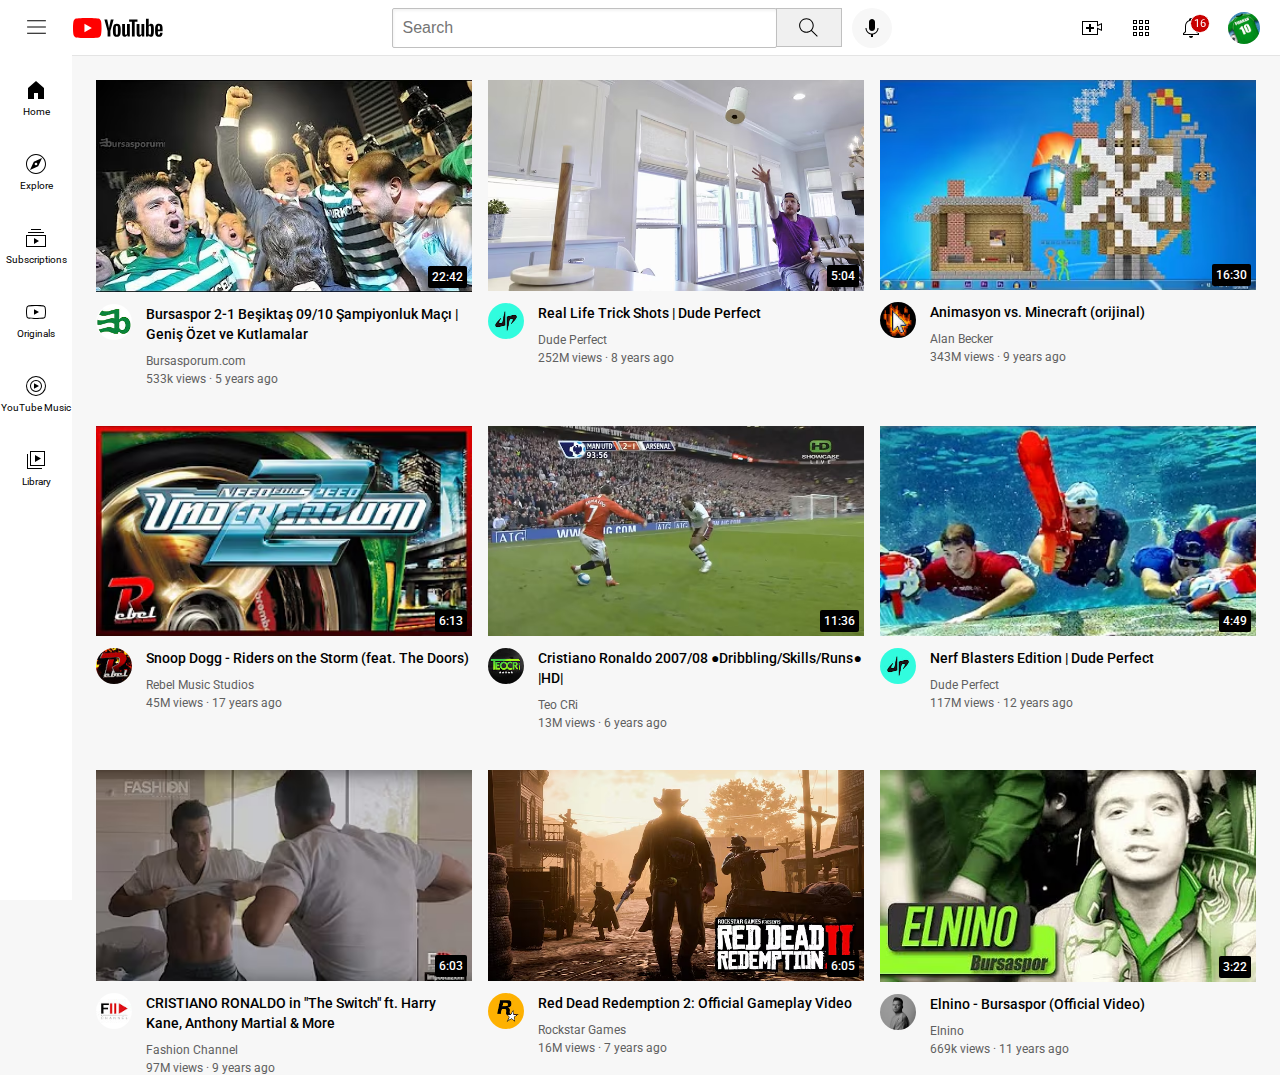
<file: index.html>
<!DOCTYPE html>
<html>
  <head>
    <title>FurkanTube</title>
    
    <link rel="preconnect" href="https://fonts.googleapis.com">
    <link rel="preconnect" href="https://fonts.gstatic.com" crossorigin>
    <link href="https://fonts.googleapis.com/css2?family=Roboto:ital,wght@0,100..900;1,100..900&display=swap" rel="stylesheet">


    <link rel="stylesheet" href="styles/general.css">
    <link rel="stylesheet" href="styles/header.css">
    <link rel="stylesheet" href="styles/video.css">
    <link rel="stylesheet" href="styles/sidebar.css">

  </head>

  <body>
    <header class="header">
      <div class="left-section">
        <img class="hamburger-menu" src="icons/hamburger-menu.svg">
        <img class="youtube-logo" src="icons/youtube-logo.svg">
      </div>
      
      <div class="middle-section">
        <input class="search-bar" type="text" placeholder="Search">
        <button class="search-button">
          <img class="search-icon" src="icons/search.svg">
          <div class="tooltip">Search</div>
        </button>
        
        <button class="voice-search-button">
          <img class="voice-search-icon" src="icons/voice-search-icon.svg">
          <div class="tooltip">Search with your voice</div>
        </button>
      
      </div>
      
      <div class="right-section">
        <div class="upload-icon-container">
          <img class="upload-icon" src="icons/upload.svg">
          <div class="tooltip">Create</div>
        </div>
        
        <div class="youtube-apps-icon-container">
          <img class="youtube-apps-icon" src="icons/youtube-apps.svg">
          <div class="tooltip">YouTube apps</div>
        </div> 
        
        <div class="notifications-icon-container">
          <img class="notifications-icon" src="icons/notifications.svg">
          <div class="tooltip">Notifications</div>

          <div class="notifications-count">16</div>
        </div>
        
        <img class="current-user-picture" src="channels-pictures/furkan-pp.jpg">
      </div>
    </header>

    <nav class="sidebar">
      <div class="sidebar-link">
        <img src="icons/home.svg">
        <div>Home</div>
      </div>
      
      <div class="sidebar-link">
        <img src="icons/explore.svg">
        <div>Explore</div>
      </div>
      
      <div class="sidebar-link">
        <img src="icons/subscriptions.svg">
        <div>Subscriptions</div>
      </div>
      
      <div class="sidebar-link">
        <img src="icons/originals.svg">
        <div>Originals</div>
      </div>
      
      <div class="sidebar-link">
        <img src="icons/youtube-music.svg">
        <div>YouTube Music</div>
      </div>
      
      <div class="sidebar-link">
        <img src="icons/library.svg">
        <div>Library</div>
      </div>
    
    </nav>
  
    <main>
      <section class="video-grid">
      
      <div class="video-preview">
      <div class="thumbnail-row">
        <img class="thumbnails" src="thumbnails/hqdefault.avif">
        
        <div class="video-time">22:42</div>
      
      </div>
    
      <div class="video-info-grid">
        <div class="channel-picture">
          <img class="profile-picture" src="channels-pictures/unnamed.jpg">
        </div>
        
        <div class="video-info">
          <p class="video-title">Bursaspor 2-1 Beşiktaş 09/10 Şampiyonluk Maçı | Geniş Özet ve Kutlamalar</p>
          <p class="video-author">Bursasporum.com</p>
          <p class="video-stats">533k views &#183; 5 years ago</p>
        </div>
      </div>
    </div>
  


    <div class="video-preview">
      <div class="thumbnail-row">
        
        <img class="thumbnails" src="thumbnails/dp_rltrick">
      
        <div class="video-time">5:04</div>

      </div>  
    
      <div class="video-info-grid">
        <div class="channel-picture">
          <img class="profile-picture" src="channels-pictures/dp_profile.jpg">
        </div>
        
        <div class="video-info">
          <p class="video-title">Real Life Trick Shots | Dude Perfect</p>
          <p class="video-author">Dude Perfect</p>
          <p class="video-stats">252M views  &#183; 8 years ago</p>
        </div>
      </div>
    </div>

    <div class="video-preview">
      <div class="thumbnail-row">
        
        <img class="thumbnails" src="thumbnails/mc_thumb">
      
        <div class="video-time">16:30</div>
      
      </div>  
    
      <div class="video-info-grid">
        <div class="channel-picture">
          <img class="profile-picture" src="channels-pictures/mcpp.jpg">
        </div>
        
        <div class="video-info">
          <p class="video-title">Animasyon vs. Minecraft (orijinal)</p>
          <p class="video-author">Alan Becker</p>
          <p class="video-stats">343M views &#183; 9 years ago</p>
        </div>
      </div>
    </div>



    <div class="video-preview">
      <div class="thumbnail-row">
        
        <img class="thumbnails" src="thumbnails/nfs_thumb">
      
        <div class="video-time">6:13</div>
      
      </div>  
    
      <div class="video-info-grid">
        <div class="channel-picture">
          <img class="profile-picture" src="channels-pictures/nfs_pp">
        </div>
        
        <div class="video-info">
          <p class="video-title">Snoop Dogg - Riders on the Storm (feat. The Doors)</p>
          <p class="video-author">Rebel Music Studios</p>
          <p class="video-stats">45M views &#183; 17 years ago</p>
        </div>
      </div>
    </div>




    <div class="video-preview">
      <div class="thumbnail-row">
        
        <img class="thumbnails" src="thumbnails/cr7thumbnail">
      
        <div class="video-time">11:36</div>
      
      </div>  
    
      <div class="video-info-grid">
        <div class="channel-picture">
          <img class="profile-picture" src="channels-pictures/cr7spp">
        </div>
        
        <div class="video-info">
          <p class="video-title">Cristiano Ronaldo 2007/08 ●Dribbling/Skills/Runs● |HD|</p>
          <p class="video-author">Teo CRi</p>
          <p class="video-stats">13M views &#183; 6 years ago</p>
        </div>
      </div>
    </div>


    <div class="video-preview">
      <div class="thumbnail-row">
        
        <img class="thumbnails" src="thumbnails/dp_nerf">
      
        <div class="video-time">4:49</div>
      
      </div>  
    
      <div class="video-info-grid">
        <div class="channel-picture">
          <img class="profile-picture" src="channels-pictures/dp_profile.jpg">
        </div>
        
        <div class="video-info">
          <p class="video-title">Nerf Blasters Edition | Dude Perfect</p>
          <p class="video-author">Dude Perfect</p>
          <p class="video-stats">117M views  &#183; 12 years ago</p>
        </div>
      </div>
    </div>

    
    <div class="video-preview">
      <div class="thumbnail-row">
        
        <img class="thumbnails" src="thumbnails/cr7thumbnail.avif">
      
        <div class="video-time">6:03</div>
      
      </div>  
    
      <div class="video-info-grid">
        <div class="channel-picture">
          <img class="profile-picture" src="channels-pictures/cr7_profile.jpg">
        </div>
        
        <div class="video-info">
          <p class="video-title">CRISTIANO RONALDO in "The Switch" ft. Harry Kane, Anthony Martial & More</p>
          <p class="video-author">Fashion Channel</p>
          <p class="video-stats">97M views &#183; 9 years ago</p>
        </div>
      </div>
    </div>
    
  
    <div class="video-preview">
      <div class="thumbnail-row">
        
        <img class="thumbnails" src="thumbnails/rdrthumb.avif">
      
        <div class="video-time">6:05</div>
      
      </div>  
    
      <div class="video-info-grid">
        <div class="channel-picture">
          <img class="profile-picture" src="channels-pictures/rockstarpp.jpg">
        </div>
        
        <div class="video-info">
          <p class="video-title">Red Dead Redemption 2: Official Gameplay Video</p>
          <p class="video-author">Rockstar Games</p>
          <p class="video-stats">16M views &#183; 7 years ago</p>
        </div>
      </div>
    </div>
    

    <div class="video-preview">
      <div class="thumbnail-row">
        
        <img class="thumbnails" src="thumbnails/hqdefault (1).avif">
      
        <div class="video-time">3:22</div>
      
      </div>  
    
      <div class="video-info-grid">
        <div class="channel-picture">
          <img class="profile-picture" src="channels-pictures/channels4_profile.jpg">
        </div>
        
        <div class="video-info">
          <p class="video-title">Elnino - Bursaspor (Official Video)</p>
          <p class="video-author">Elnino</p>
          <p class="video-stats">669k views &#183; 11 years ago</p>
        </div>
      </div>
    </div>
  </section>
    </main>  
  </body>
</html>

<!--240825-->
</file>
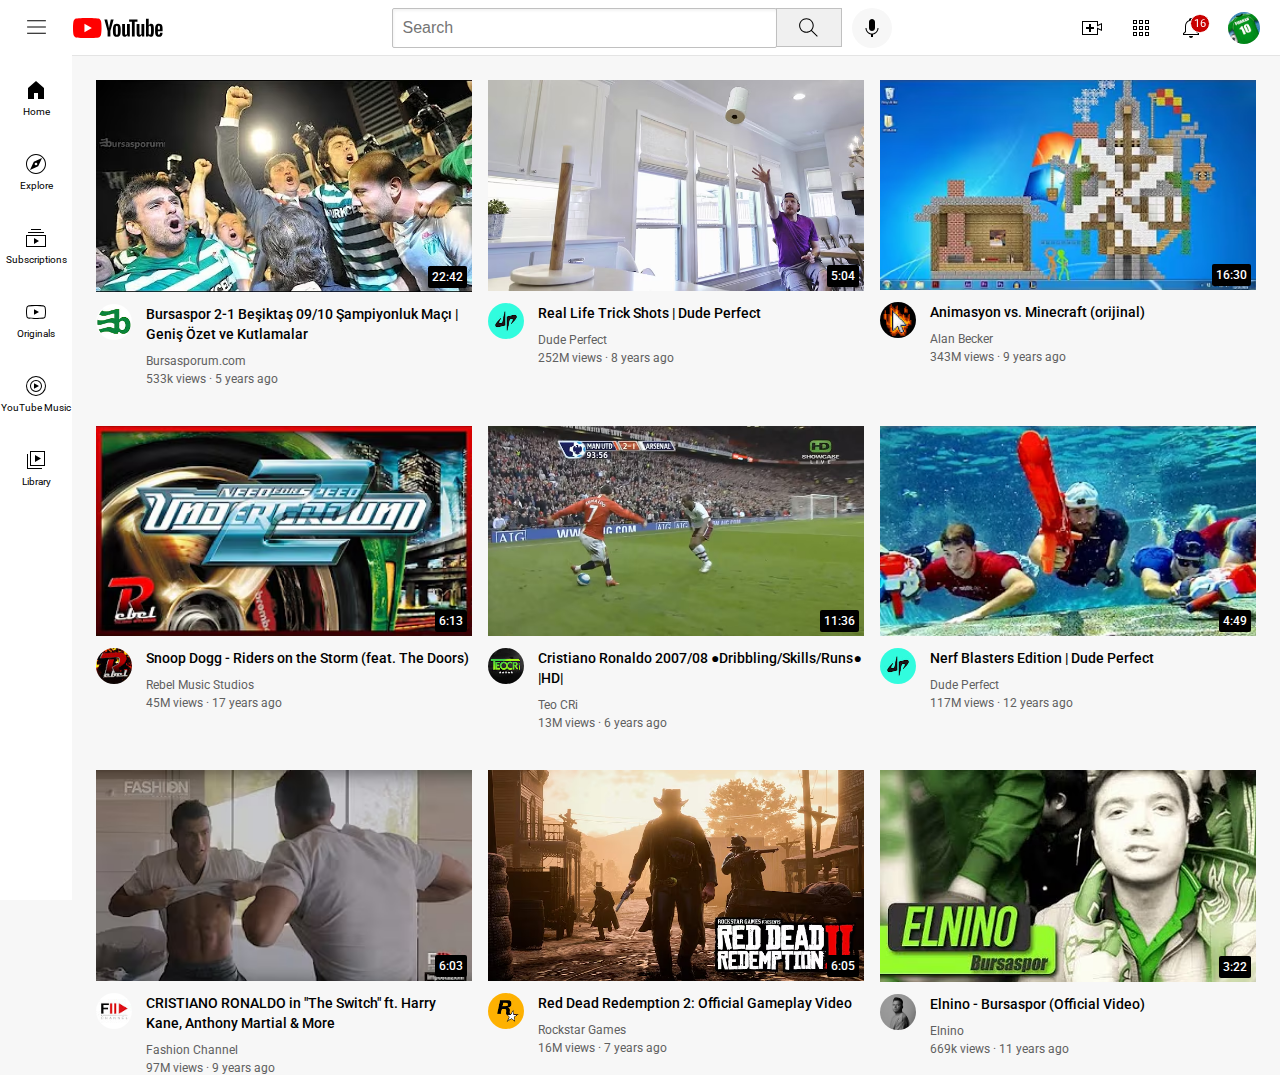
<file: youtube.html>
<!DOCTYPE html>
<html>
  <head>
    <title>FurkanTube</title>
    
    <link rel="preconnect" href="https://fonts.googleapis.com">
    <link rel="preconnect" href="https://fonts.gstatic.com" crossorigin>
    <link href="https://fonts.googleapis.com/css2?family=Roboto:ital,wght@0,100..900;1,100..900&display=swap" rel="stylesheet">


    <link rel="stylesheet" href="styles/general.css">
    <link rel="stylesheet" href="styles/header.css">
    <link rel="stylesheet" href="styles/video.css">
    <link rel="stylesheet" href="styles/sidebar.css">

  </head>

  <body>
    <header class="header">
      <div class="left-section">
        <img class="hamburger-menu" src="icons/hamburger-menu.svg">
        <img class="youtube-logo" src="icons/youtube-logo.svg">
      </div>
      
      <div class="middle-section">
        <input class="search-bar" type="text" placeholder="Search">
        <button class="search-button">
          <img class="search-icon" src="icons/search.svg">
          <div class="tooltip">Search</div>
        </button>
        
        <button class="voice-search-button">
          <img class="voice-search-icon" src="icons/voice-search-icon.svg">
          <div class="tooltip">Search with your voice</div>
        </button>
      
      </div>
      
      <div class="right-section">
        <div class="upload-icon-container">
          <img class="upload-icon" src="icons/upload.svg">
          <div class="tooltip">Create</div>
        </div>
        
        <div class="youtube-apps-icon-container">
          <img class="youtube-apps-icon" src="icons/youtube-apps.svg">
          <div class="tooltip">YouTube apps</div>
        </div> 
        
        <div class="notifications-icon-container">
          <img class="notifications-icon" src="icons/notifications.svg">
          <div class="tooltip">Notifications</div>

          <div class="notifications-count">16</div>
        </div>
        
        <img class="current-user-picture" src="channels-pictures/furkan-pp.jpg">
      </div>
    </header>

    <nav class="sidebar">
      <div class="sidebar-link">
        <img src="icons/home.svg">
        <div>Home</div>
      </div>
      
      <div class="sidebar-link">
        <img src="icons/explore.svg">
        <div>Explore</div>
      </div>
      
      <div class="sidebar-link">
        <img src="icons/subscriptions.svg">
        <div>Subscriptions</div>
      </div>
      
      <div class="sidebar-link">
        <img src="icons/originals.svg">
        <div>Originals</div>
      </div>
      
      <div class="sidebar-link">
        <img src="icons/youtube-music.svg">
        <div>YouTube Music</div>
      </div>
      
      <div class="sidebar-link">
        <img src="icons/library.svg">
        <div>Library</div>
      </div>
    
    </nav>
  
    <main>
      <section class="video-grid">
      
      <div class="video-preview">
      <div class="thumbnail-row">
        <img class="thumbnails" src="thumbnails/hqdefault.avif">
        
        <div class="video-time">22:42</div>
      
      </div>
    
      <div class="video-info-grid">
        <div class="channel-picture">
          <img class="profile-picture" src="channels-pictures/unnamed.jpg">
        </div>
        
        <div class="video-info">
          <p class="video-title">Bursaspor 2-1 Beşiktaş 09/10 Şampiyonluk Maçı | Geniş Özet ve Kutlamalar</p>
          <p class="video-author">Bursasporum.com</p>
          <p class="video-stats">533k views &#183; 5 years ago</p>
        </div>
      </div>
    </div>
  


    <div class="video-preview">
      <div class="thumbnail-row">
        
        <img class="thumbnails" src="thumbnails/dp_rltrick">
      
        <div class="video-time">5:04</div>

      </div>  
    
      <div class="video-info-grid">
        <div class="channel-picture">
          <img class="profile-picture" src="channels-pictures/dp_profile.jpg">
        </div>
        
        <div class="video-info">
          <p class="video-title">Real Life Trick Shots | Dude Perfect</p>
          <p class="video-author">Dude Perfect</p>
          <p class="video-stats">252M views  &#183; 8 years ago</p>
        </div>
      </div>
    </div>

    <div class="video-preview">
      <div class="thumbnail-row">
        
        <img class="thumbnails" src="thumbnails/mc_thumb">
      
        <div class="video-time">16:30</div>
      
      </div>  
    
      <div class="video-info-grid">
        <div class="channel-picture">
          <img class="profile-picture" src="channels-pictures/mcpp.jpg">
        </div>
        
        <div class="video-info">
          <p class="video-title">Animasyon vs. Minecraft (orijinal)</p>
          <p class="video-author">Alan Becker</p>
          <p class="video-stats">343M views &#183; 9 years ago</p>
        </div>
      </div>
    </div>



    <div class="video-preview">
      <div class="thumbnail-row">
        
        <img class="thumbnails" src="thumbnails/nfs_thumb">
      
        <div class="video-time">6:13</div>
      
      </div>  
    
      <div class="video-info-grid">
        <div class="channel-picture">
          <img class="profile-picture" src="channels-pictures/nfs_pp">
        </div>
        
        <div class="video-info">
          <p class="video-title">Snoop Dogg - Riders on the Storm (feat. The Doors)</p>
          <p class="video-author">Rebel Music Studios</p>
          <p class="video-stats">45M views &#183; 17 years ago</p>
        </div>
      </div>
    </div>




    <div class="video-preview">
      <div class="thumbnail-row">
        
        <img class="thumbnails" src="thumbnails/cr7thumbnail">
      
        <div class="video-time">11:36</div>
      
      </div>  
    
      <div class="video-info-grid">
        <div class="channel-picture">
          <img class="profile-picture" src="channels-pictures/cr7spp">
        </div>
        
        <div class="video-info">
          <p class="video-title">Cristiano Ronaldo 2007/08 ●Dribbling/Skills/Runs● |HD|</p>
          <p class="video-author">Teo CRi</p>
          <p class="video-stats">13M views &#183; 6 years ago</p>
        </div>
      </div>
    </div>


    <div class="video-preview">
      <div class="thumbnail-row">
        
        <img class="thumbnails" src="thumbnails/dp_nerf">
      
        <div class="video-time">4:49</div>
      
      </div>  
    
      <div class="video-info-grid">
        <div class="channel-picture">
          <img class="profile-picture" src="channels-pictures/dp_profile.jpg">
        </div>
        
        <div class="video-info">
          <p class="video-title">Nerf Blasters Edition | Dude Perfect</p>
          <p class="video-author">Dude Perfect</p>
          <p class="video-stats">117M views  &#183; 12 years ago</p>
        </div>
      </div>
    </div>

    
    <div class="video-preview">
      <div class="thumbnail-row">
        
        <img class="thumbnails" src="thumbnails/cr7thumbnail.avif">
      
        <div class="video-time">6:03</div>
      
      </div>  
    
      <div class="video-info-grid">
        <div class="channel-picture">
          <img class="profile-picture" src="channels-pictures/cr7_profile.jpg">
        </div>
        
        <div class="video-info">
          <p class="video-title">CRISTIANO RONALDO in "The Switch" ft. Harry Kane, Anthony Martial & More</p>
          <p class="video-author">Fashion Channel</p>
          <p class="video-stats">97M views &#183; 9 years ago</p>
        </div>
      </div>
    </div>
    
  
    <div class="video-preview">
      <div class="thumbnail-row">
        
        <img class="thumbnails" src="thumbnails/rdrthumb.avif">
      
        <div class="video-time">6:05</div>
      
      </div>  
    
      <div class="video-info-grid">
        <div class="channel-picture">
          <img class="profile-picture" src="channels-pictures/rockstarpp.jpg">
        </div>
        
        <div class="video-info">
          <p class="video-title">Red Dead Redemption 2: Official Gameplay Video</p>
          <p class="video-author">Rockstar Games</p>
          <p class="video-stats">16M views &#183; 7 years ago</p>
        </div>
      </div>
    </div>
    

    <div class="video-preview">
      <div class="thumbnail-row">
        
        <img class="thumbnails" src="thumbnails/hqdefault (1).avif">
      
        <div class="video-time">3:22</div>
      
      </div>  
    
      <div class="video-info-grid">
        <div class="channel-picture">
          <img class="profile-picture" src="channels-pictures/channels4_profile.jpg">
        </div>
        
        <div class="video-info">
          <p class="video-title">Elnino - Bursaspor (Official Video)</p>
          <p class="video-author">Elnino</p>
          <p class="video-stats">669k views &#183; 11 years ago</p>
        </div>
      </div>
    </div>
  </section>
    </main>  
  </body>
</html>

<!--240825-->
</file>
<file: styles/general.css>
p {
    margin-top: 0;
    margin-bottom: 0;
  }
  .author-p{
    display: inline-block !important;
  }

  body{
    font-family: roboto, arial;
    margin: 0;
    padding-top: 80px;
    padding-left: 96px;
    padding-right: 24px;
    background-color: rgb(247, 247, 247);
  }
</file>
<file: styles/header.css>
.header{
   height: 55px;
   display: flex;
   flex-direction: row;
   justify-content: space-between;
   position: fixed;
   top: 0;
   right: 0;
   left: 0;
   z-index: 100;
   
   border-bottom-width: 1px;
   border-bottom-style: solid;
   border-bottom-color: rgb(228, 228, 228);
   background-color: white;
}

.left-section{
   display: flex;
   align-items: center;
}

.hamburger-menu{
   height: 25px;
   margin-left: 24px;
   margin-right: 24px;
}

.youtube-logo{
   height: 20px;
}

.middle-section{
   flex: 1;
   margin-left: 70px;
   margin-right: 30px;
   max-width: 500px;
   display: flex;
   align-items: center;
}

.search-bar{
   flex: 1;
   height: 36px;
   padding-left: 10px;
   font-size: 16px;
   border: 1px solid rgb(192, 192, 192);
   border-radius: 2px;
   box-shadow: inset 1px 2px 3px rgba(0,0,0,0.05);
   width: 0;
}

.search-bar::placeholder{
   font-family: Arial;
   font-size: 16px;
}

.search-button{
   height: 39px;
   width: 66px;
   background-color: rgb(240, 240, 240);
   border: 1px solid rgb(192, 192, 192);
   margin-left: -1px;
   margin-right: 10px;

   
}

.search-button,
.voice-search-button,
.upload-icon-container,
.youtube-apps-icon-container,
.notifications-icon-container {
   position: relative;
   display: flex;
   justify-content: center;
   align-items: center;
   cursor: pointer;
}

.search-button .tooltip,
.voice-search-button .tooltip,
.upload-icon-container .tooltip,
.youtube-apps-icon-container .tooltip,
.notifications-icon-container .tooltip {
   position: absolute;
   background-color: gray;
   color: white;
   padding-top: 4px;
   padding-bottom: 4px;
   padding-right: 8px;
   padding-left: 8px;
   border-radius: 2px;
   font-size: 12px;
   bottom: -30px;
   opacity: 0;
   transition: opacity 0.15s;
   pointer-events: none;
   white-space: nowrap;
}

.search-button:hover .tooltip,
.voice-search-button:hover .tooltip,
.upload-icon-container:hover .tooltip,
.youtube-apps-icon-container:hover .tooltip,
.notifications-icon-container:hover .tooltip {
   opacity: 1;
}

.search-icon{
   height: 25px;

}

.voice-search-button{
   height: 40px;
   width: 40px;
   border-radius: 20px;
   border: none;
   background-color: rgb(247, 247, 247);
}

.voice-search-icon{
   height: 24px;
}

.right-section{
   width: 180px;
   display: flex;
   align-items: center;
   justify-content: space-between;
   margin-right: 20px;
   flex-shrink: 0;
}

.upload-icon{
   height: 24px;
}

.youtube-apps-icon{
   height: 24px;
}

.notifications-icon{
   height: 24px;
}

.notifications-icon-container{
   position: relative;

}

.notifications-count{
   position: absolute;
   top: -2px;
   right: -7px;
   background-color: rgb(200, 0, 0);
   color: white;
   border: 1px solid white;
   border-radius: 10px;
   padding-right: 3px;
   padding-left: 3px;
   padding-top: 2px;
   padding-bottom: 2px;
   font-size: 11px;

}

.current-user-picture{
   height: 32px;
   border-radius: 16px;
}
</file>
<file: styles/video.css>
.thumbnails{
        width: 100%;
      }

      
      .video-title{
        margin-top: 0;
        font-size: 14px;
        font-weight: 500;
        line-height: 20px;
        margin-bottom: 10px;
      }
      
      
      .video-info-grid{
        display: grid;
        grid-template-columns: 50px 1fr;
      }
      
      
      .profile-picture{
        width: 36px;
        border-radius: 50px;
      }
      
      .thumbnail-row{
        margin-bottom: 8px;
        position: relative;
      }
      
      .video-author,
      .video-stats{
        font-size: 12px;
        color: rgb(96, 96, 96);
      }
      
      .video-author:hover{
        color: rgb(32, 32, 32);;
      }

      .video-author{
        margin-bottom: 4px;
      }
      
      .video-grid{
        display: grid;
        grid-template-columns: 1fr 1fr 1fr;
        column-gap: 16px;
        row-gap: 40px;
      }

      @media (max-width: 750px) {
        .video-grid{
          grid-template-columns: 1fr 1fr;
        }
      }


      @media (min-width: 751px) and (max-width: 1000px) {
        .video-grid{
          grid-template-columns: 1fr 1fr 1fr;
        }
      }


      /*
      @media (min-width: 1000px) {
        .video-grid{
          grid-template-columns: 1fr 1fr 1fr 1fr;
        }
      }
      */

      .video-time{
        background-color: black;
        color: white;
        position: absolute;
        bottom: 8px;
        right: 5px;
        font-size: 12px;
        font-weight: 500;
        padding: 4px;     
        border-radius: 2px;
      }

      .video-preview{
        text-decoration: none;
      }

      a {
        color: #030303; 
        text-decoration: none;
      }
      
      a.block-link{
        text-decoration: none;
        display: block;
      }

      .video-preview a:visited,
      .video-preview a:link{
        text-decoration: none;
        color: inherit;
      }
</file>
<file: styles/sidebar.css>
.sidebar{
    position: fixed;
    top: 55px;
    left: 0;
    bottom: 0;
    background-color: white;
    width: 72px;
    z-index: 200;
    padding-top: 5px;
  }

  .sidebar-link{
    height: 74px;
    display: flex;
    justify-content: center;
    align-items: center;
    flex-direction: column;
    cursor: pointer;
  }

  .sidebar-link:hover{
  background-color: rgb(237, 237, 237);
  }

  .sidebar-link img {
    height: 24px;
    margin-bottom: 4px;
  }

  .sidebar-link div {
    font-size: 10px;
  }
</file>
